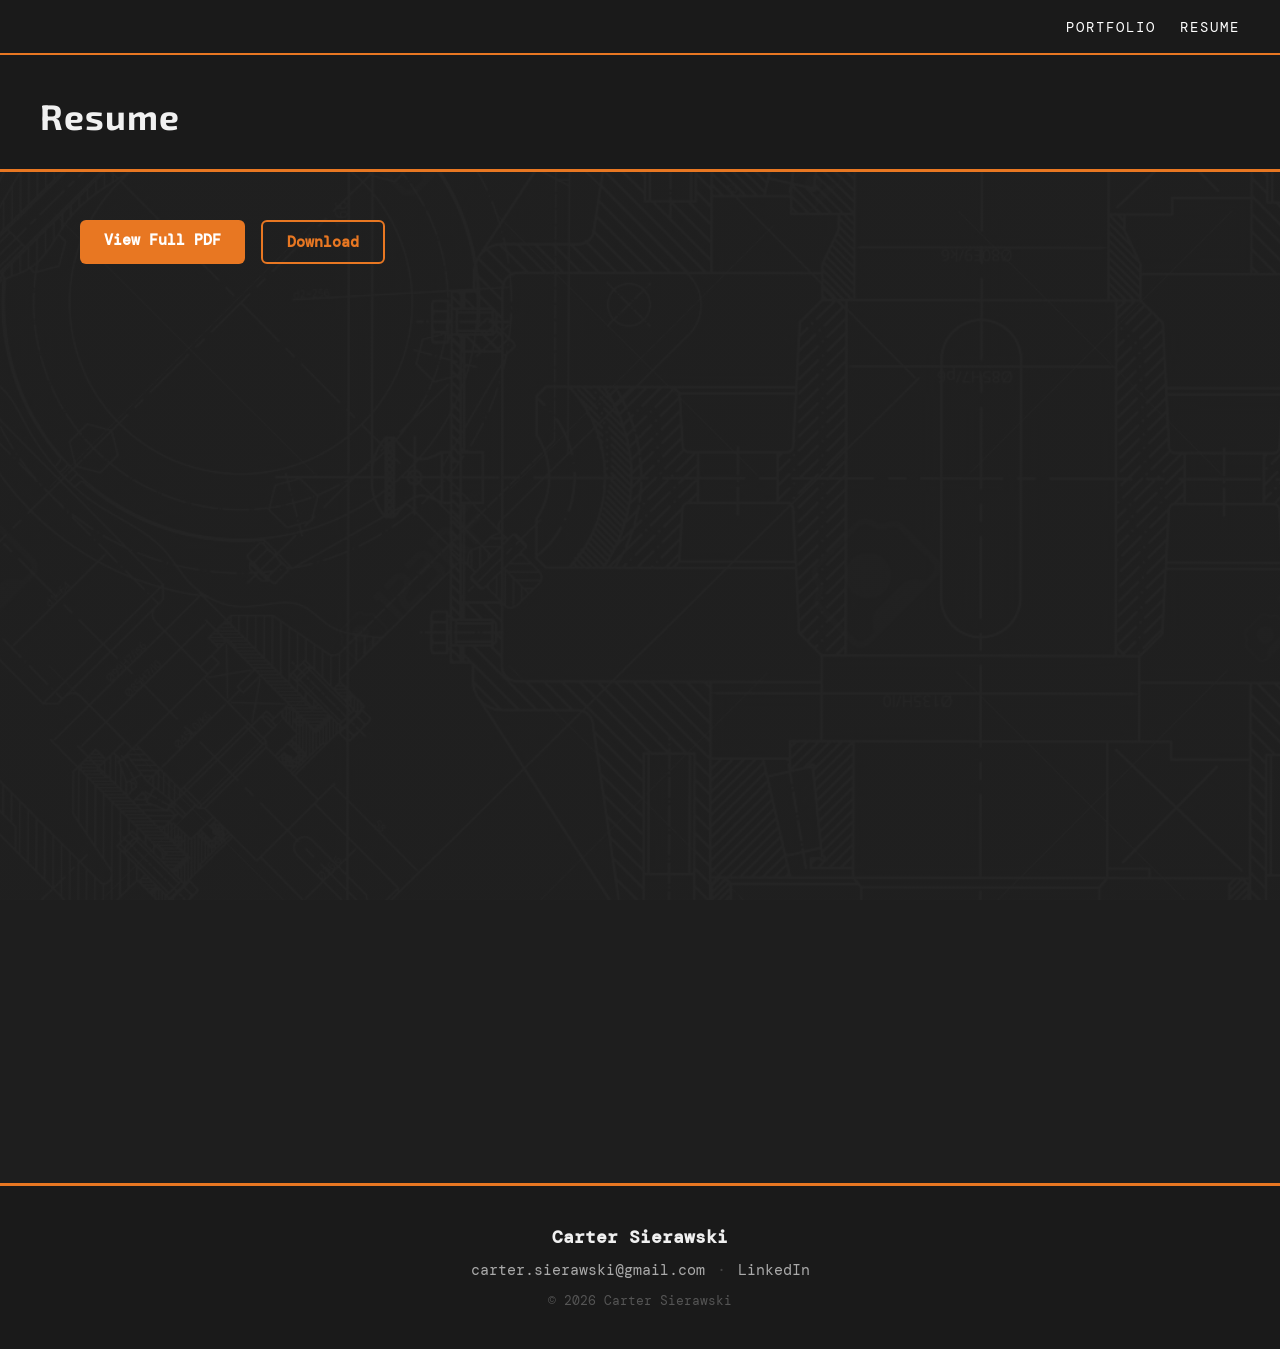
<file: resume.html>
<!DOCTYPE html>
<html lang="en">
<head>
    <meta charset="UTF-8">
    <meta name="viewport" content="width=device-width, initial-scale=1.0">
    <title>Resume | Carter Sierawski</title>
    <link rel="stylesheet" href="styles.css">
</head>

<body>
    <nav>
        <div class="nav-name"></div>
        <ul>
            <li><a href="index.html">Portfolio</a></li>
            <li><a href="resume.html">Resume</a></li>
        </ul>
    </nav>

    <header class="project-hero">
        <h1 class="project-hero-title">Resume</h1>
    </header>
    <section class="resume-section">
    <div class="resume-actions">
        <a href="files/carter_sierawski_resume.pdf" target="_blank" class="resume-btn">View Full PDF</a>
        <a href="files/carter_sierawski_resume.pdf" download class="resume-btn secondary">Download</a>
    </div>
    <div class="resume-embed">
        <iframe src="files/carter_sierawski_resume.pdf#view=FitH&navpanes=0" title="Carter Sierawski Resume"></iframe>    
    </div>
</section>

<footer>
    <div class="footer-content">
        <p class="footer-name">Carter Sierawski</p>
        <div class="footer-links">
            <a href="mailto:carter.sierawski@gmail.com">carter.sierawski@gmail.com</a>
            <span>·</span>
            <a href="https://www.linkedin.com/in/csierawski" target="_blank">LinkedIn</a>
        </div>
        <p class="footer-copy">© 2026 Carter Sierawski</p>
    </div>
</footer>
    
</body>
</html>
</file>
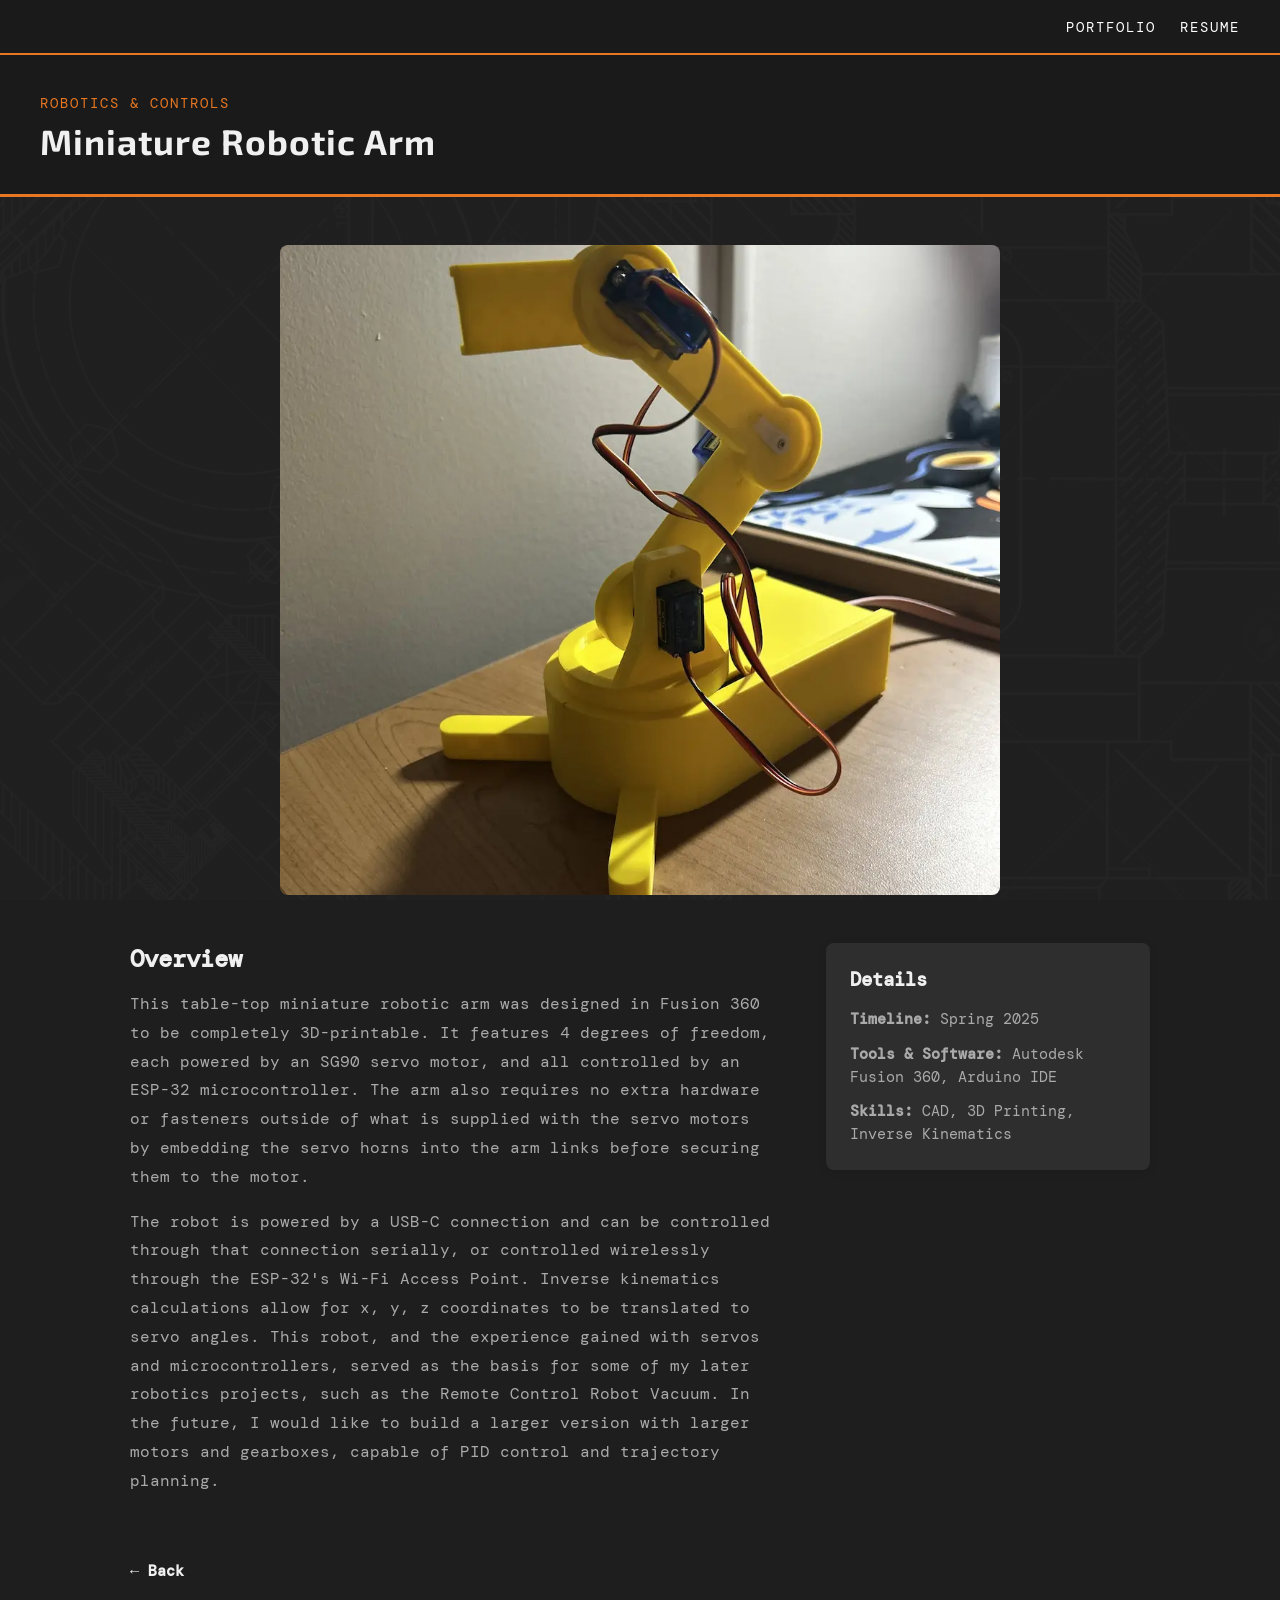
<file: projects/robotarm.html>
<!DOCTYPE html>
<html lang="en">

<head>
    <meta charset="UTF-8">
    <meta name="viewport" content="width=device-width, initial-scale=1.0">
    <title>Miniature Robotic Arm | Carter Sierawski</title>
    <link rel="stylesheet" href="../styles.css">
</head>

<body>

    <nav>
        <div class="nav-name"></div>
        <ul>
            <li><a href="../index.html">Portfolio</a></li>
            <li><a href="../resume.html">Resume</a></li>
        </ul>
    </nav>

    <header class="project-hero">
        <p class="project-hero-category">Robotics & Controls</p>
        <h1 class="project-hero-title">Miniature Robotic Arm</h1>
    </header>

    <section class="project-page">

       <div class="static-image">
            <img src="../images/roboarm.webp" alt="Miniature Robotic Arm">
        </div>

        <div class="project-body">

            <div class="project-description">
                <h2>Overview</h2>
                <p>This table-top miniature robotic arm was designed in Fusion 360 to be completely 3D-printable.
                    It features 4 degrees of freedom, each powered by an SG90 servo motor, and all controlled by an ESP-32 microcontroller.
                    The arm also requires no extra hardware or fasteners outside of what is supplied with the servo motors by embedding the servo horns into the arm links before securing them to the motor.
                </p>
                <p> The robot is powered by a USB-C connection and can be controlled through that connection serially, or controlled wirelessly through the ESP-32's Wi-Fi Access Point.
                    Inverse kinematics calculations allow for x, y, z coordinates to be translated to servo angles.
                    This robot, and the experience gained with servos and microcontrollers, served as the basis for some of my later robotics projects, such as the Remote Control Robot Vacuum.
                    In the future, I would like to build a larger version with larger motors and gearboxes, capable of PID control and trajectory planning.
                </p>
            </div>

            <div class="project-details">
                <h2>Details</h2>
                <ul>
                    <li><strong>Timeline:</strong> Spring 2025</li>
                    <li><strong>Tools & Software:</strong> Autodesk Fusion 360, Arduino IDE</li>
                    <li><strong>Skills:</strong> CAD, 3D Printing, Inverse Kinematics</li>
                </ul>
            </div>

        </div>

    </section>

    <div class="back-link">
        <a href="../index.html">← Back</a>
    </div>

    <script>
        const track = document.getElementById('carouselTrack');
        let current = 0;
        const total = track.children.length;
        let autoplay = setInterval(() => moveSlide(1), 4000);

        function moveSlide(direction) {
            current = (current + direction + total) % total;
            track.style.transform = `translateX(-${current * 100}%)`;
            resetAutoplay();
        }

        function resetAutoplay() {
            clearInterval(autoplay);
            autoplay = setInterval(() => moveSlide(1), 3000);
        }
    </script>

</body>

</html>
</file>
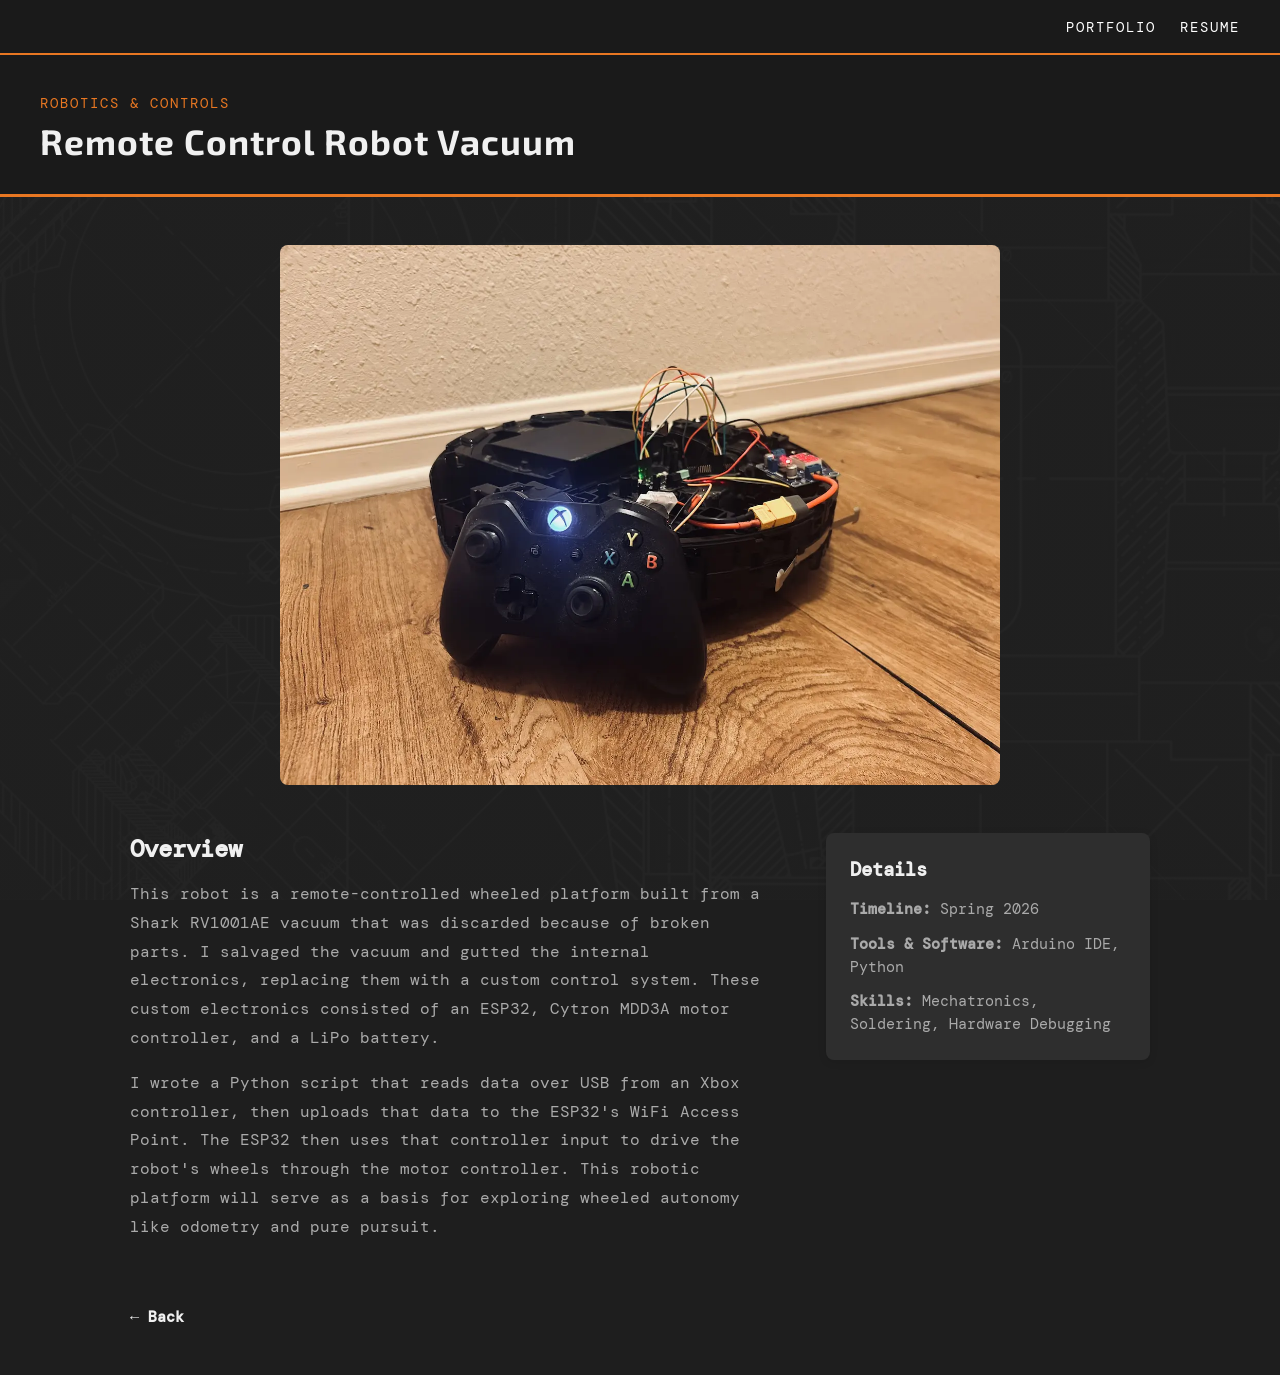
<file: projects/robovac.html>
<!DOCTYPE html>
<html lang="en">

<head>
    <meta charset="UTF-8">
    <meta name="viewport" content="width=device-width, initial-scale=1.0">
    <title>Robot Vacuum | Carter Sierawski</title>
    <link rel="stylesheet" href="../styles.css">
</head>

<body>

    <nav>
        <div class="nav-name"></div>
        <ul>
            <li><a href="../index.html">Portfolio</a></li>
            <li><a href="../resume.html">Resume</a></li>
        </ul>
    </nav>

    <header class="project-hero">
        <p class="project-hero-category">Robotics & Controls</p>
        <h1 class="project-hero-title">Remote Control Robot Vacuum</h1>
    </header>

    <section class="project-page">

        <div class="static-image">
            <img src="../images/robovac.webp" alt="Robot Vacuum">
        </div>

        <div class="project-body">

            <div class="project-description">
                <h2>Overview</h2>
                <p> This robot is a remote-controlled wheeled platform built from a Shark RV1001AE vacuum that was discarded because of broken parts.
                    I salvaged the vacuum and gutted the internal electronics, replacing them with a custom control system.
                    These custom electronics consisted of an ESP32, Cytron MDD3A motor controller, and a LiPo battery.
                </p>

                <p> I wrote a Python script that reads data over USB from an Xbox controller, then uploads that data to the ESP32's WiFi Access Point.
                    The ESP32 then uses that controller input to drive the robot's wheels through the motor controller.
                    This robotic platform will serve as a basis for exploring wheeled autonomy like odometry and pure pursuit.
                </p>
            </div>

            <div class="project-details">
                <h2>Details</h2>
                <ul>
                    <li><strong>Timeline:</strong> Spring 2026 </li>
                    <li><strong>Tools & Software:</strong> Arduino IDE, Python </li>
                    <li><strong>Skills:</strong> Mechatronics, Soldering, Hardware Debugging </li>
                </ul>
            </div>

        </div>

    </section>

    <div class="back-link">
        <a href="../index.html">← Back</a>
    </div>

    <script>
        const track = document.getElementById('carouselTrack');
        let current = 0;
        const total = track.children.length;
        let autoplay = setInterval(() => moveSlide(1), 4000);

        function moveSlide(direction) {
            current = (current + direction + total) % total;
            track.style.transform = `translateX(-${current * 100}%)`;
            resetAutoplay();
        }

        function resetAutoplay() {
            clearInterval(autoplay);
            autoplay = setInterval(() => moveSlide(1), 3000);
        }
    </script>

</body>

</html>
</file>
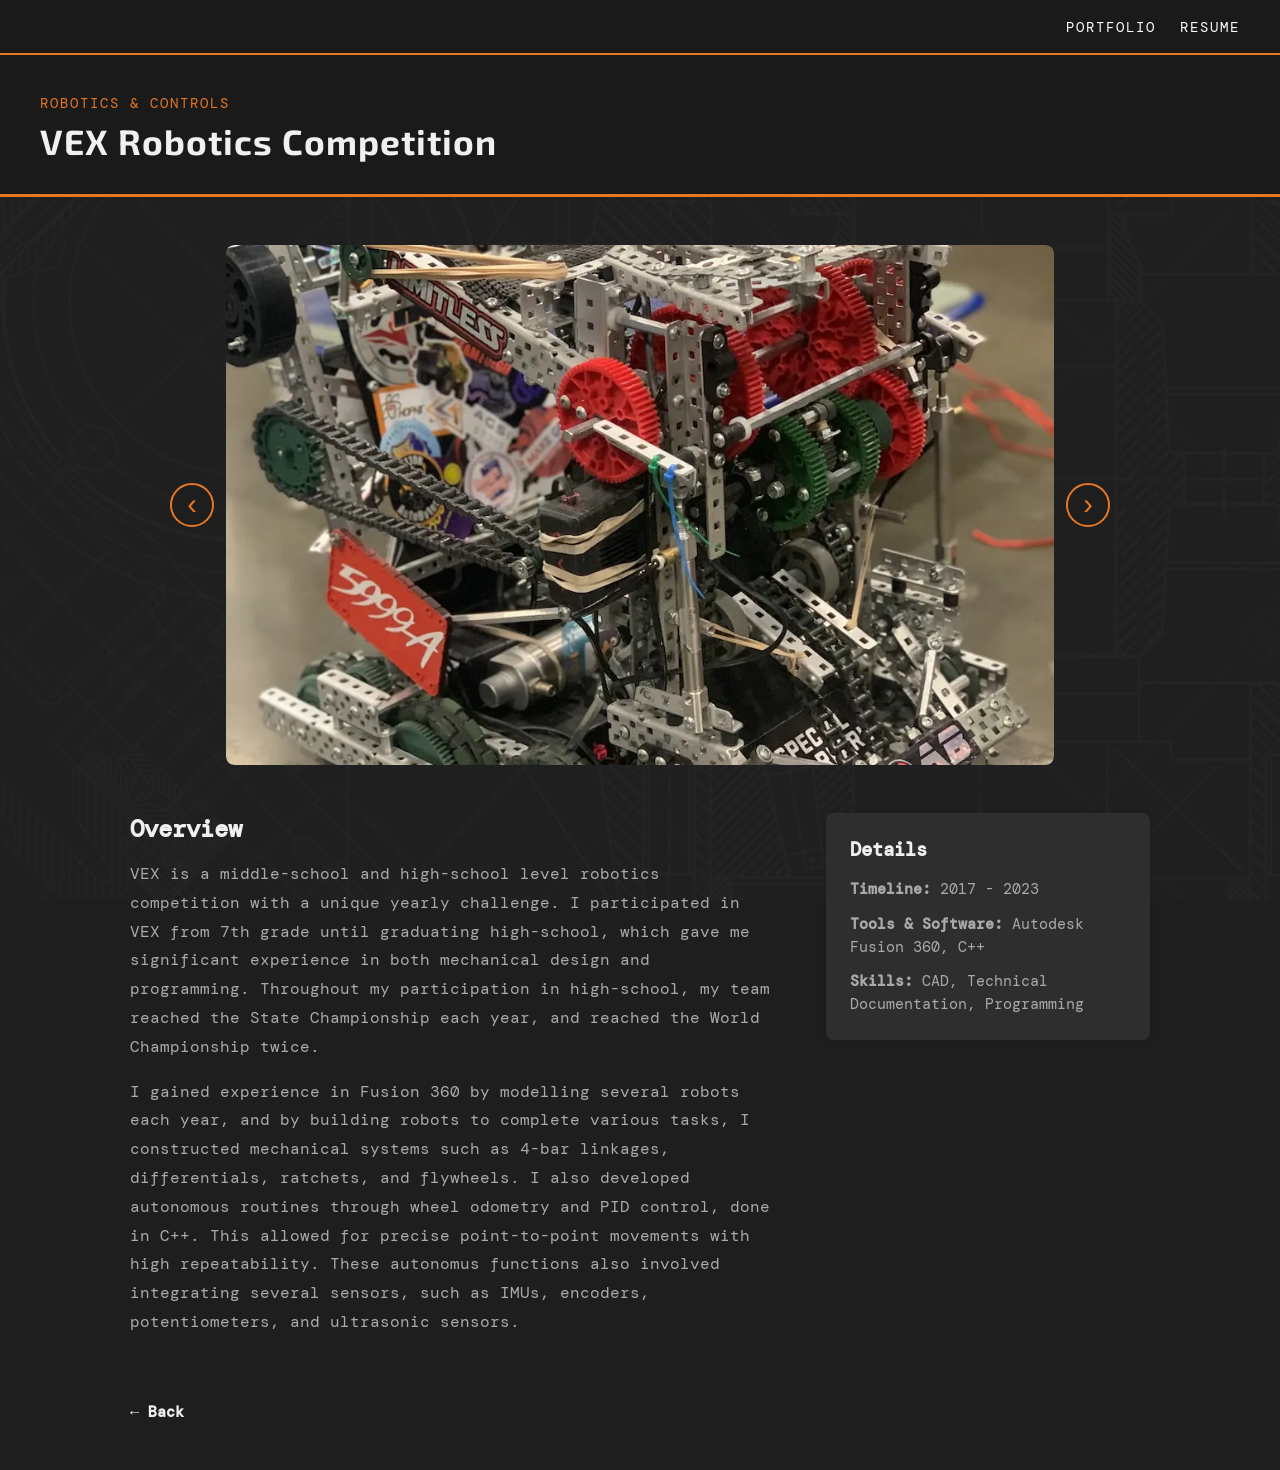
<file: projects/vex.html>
<!DOCTYPE html>
<html lang="en">

<head>
    <meta charset="UTF-8">
    <meta name="viewport" content="width=device-width, initial-scale=1.0">
    <title>VEX Robotics | Carter Sierawski</title>
    <link rel="stylesheet" href="../styles.css">
</head>

<body>

    <nav>
        <div class="nav-name"></div>
        <ul>
            <li><a href="../index.html">Portfolio</a></li>
            <li><a href="../resume.html">Resume</a></li>
        </ul>
    </nav>

    <header class="project-hero">
        <p class="project-hero-category">Robotics & Controls</p>
        <h1 class="project-hero-title">VEX Robotics Competition</h1>
    </header>

    <section class="project-page">

        <div class="carousel">
            <button class="carousel-btn left" onclick="moveSlide(-1)">&#8249;</button>

            <div class="carousel-track-wrapper">
                <div class="carousel-track" id="carouselTrack">
                    <img src="../images/vex.webp" alt="vex">
                    <img src="../images/vex1.jpg" alt="VEX 1">
                    <img src="../images/vex2.jpg" alt="VEX 2">
                    <img src="../images/vex3.jpg" alt="VEX 3">
                </div>
            </div>

            <button class="carousel-btn right" onclick="moveSlide(1)">&#8250;</button>
        </div>

        <div class="project-body">

            <div class="project-description">
                <h2>Overview</h2>
                <p> VEX is a middle-school and high-school level robotics competition with a unique yearly challenge.
                    I participated in VEX from 7th grade until graduating high-school, which gave me significant experience in both mechanical design and programming.
                    Throughout my participation in high-school, my team reached the State Championship each year, and reached the World Championship twice.
                </p>
                <p> I gained experience in Fusion 360 by modelling several robots each year, and by building robots to complete various tasks, I constructed mechanical systems such as 4-bar linkages, differentials, ratchets, and flywheels.
                    I also developed autonomous routines through wheel odometry and PID control, done in C++. This allowed for precise point-to-point movements with high repeatability.
                    These autonomus functions also involved integrating several sensors, such as IMUs, encoders, potentiometers, and ultrasonic sensors.
                </p>
            </div>

            <div class="project-details">
                <h2>Details</h2>
                <ul>
                    <li><strong>Timeline:</strong> 2017 - 2023</li>
                    <li><strong>Tools & Software:</strong> Autodesk Fusion 360, C++</li>
                    <li><strong>Skills:</strong> CAD, Technical Documentation, Programming</li>
                </ul>
            </div>

        </div>

    </section>

    <div class="back-link">
        <a href="../index.html">← Back</a>
    </div>

    <script>
        const track = document.getElementById('carouselTrack');
        let current = 0;
        const total = track.children.length;
        let autoplay = setInterval(() => moveSlide(1), 4000);

        function moveSlide(direction) {
            current = (current + direction + total) % total;
            track.style.transform = `translateX(-${current * 100}%)`;
            resetAutoplay();
        }

        function resetAutoplay() {
            clearInterval(autoplay);
            autoplay = setInterval(() => moveSlide(1), 3000);
        }
    </script>

</body>

</html>
</file>
<file: styles.css>
@import url('https://fonts.googleapis.com/css2?family=Bebas+Neue&family=Exo+2:wght@400;600;700&family=DM+Mono:ital,wght@0,400;0,500&display=swap');

/* NAVIGATION BAR */
* {
    margin: 0;
    padding: 0;
    box-sizing: border-box;
}

body {
    font-family: 'DM Mono', monospace;
    background-color: #1e1e1e;
    color: #f0f0f0;
    background-image: 
        linear-gradient(rgba(30, 30, 30, 0.97), rgba(30, 30, 30, 0.97)),
        url('images/background.jpg');
    background-size: cover;
    background-position: center;
    background-attachment: fixed;
    background-repeat: no-repeat;
}

nav {
    display: flex;
    justify-content: space-between;
    align-items: center;
    background-color: #1a1a1a;
    padding: 16px 40px;
    border-bottom: 2px solid #e87722;
    position: sticky;
    top: 0;
    z-index: 1000;
}

nav .back-link {
    grid-column: 1;
    justify-self: start;
}

nav ul {
    grid-column: 3;
    justify-self: end;
    list-style: none;
    display: flex;
    gap: 24px;
    margin: 0;
    padding: 0;
}

nav .nav-name {
    color: white;
    font-size: 1.2rem;
    font-weight: bold;
}

nav ul li a {
    font-family: 'DM Mono', monospace;
    font-size: 0.85rem;
    letter-spacing: 2px;
    text-transform: uppercase;  
    color: white;
    text-decoration: none;
}

nav ul li a:hover {
    text-decoration: underline;
    color: #e87722;
    text-decoration: none;
}

nav .back-link {
    display: flex;
    align-items: center;
}

nav .back-link a {
    color: #f0f0f0;
    text-decoration: none;
    font-size: 0.95rem;
    font-weight: bold;
}

nav .back-link a:hover {
    color: #e87722;
}

/* HERO */

.hero {
    min-height: 65vh;
    display: flex;
    align-items: center;
    justify-content: center;
    position: relative; /* Establishes a boundary for the absolute video */
    overflow: hidden;   /* Prevents the video from spilling outside the header */
    text-align: center;
    padding: 60px 20px;
    background-color: #1a1a1a; /* Fallback color while the video loads */
    border-bottom: 2px solid #e87722;
}

.hero-video {
    position: absolute;
    top: 50%;
    left: 50%;
    min-width: 100%;
    min-height: 100%;
    width: auto;
    height: auto;
    transform: translate(-50%, -50%);
    object-fit: cover; /* Acts like background-size: cover for videos */
    z-index: 1;        /* Keeps the video in the background layer */
    opacity: 0.5;      /* Dims the video slightly so your white text remains easy to read */
}

.hero-content {
    display: flex;
    flex-direction: column;
    align-items: center;
    gap: 16px;
    position: relative; /* Forces content to acknowledge z-indexing */
    z-index: 2;         /* Pushes the text safely above the video layer */
}

.hero-title {
    font-family: 'Bebas Neue', sans-serif;
    font-size: clamp(4rem, 9vw, 8rem);
    font-weight: 400;
    letter-spacing: 8px;
    color: #f0f0f0;
    text-transform: uppercase;
    opacity: 0;
    transform: translateY(30px);
    animation: fadeSlideUp 1s ease forwards;
    animation-delay: 0.2s;
}

.hero-subtitle {
    font-family: 'DM Mono', monospace;
    letter-spacing: 3px;
    text-transform: uppercase;
    font-size: 0.95rem;
    color: #aaaaaa; /* Slightly brightened from #888888 for better video contrast */
    opacity: 0;
    transform: translateY(30px);
    animation: fadeSlideUp 1s ease forwards;
    animation-delay: 0.5s;
}

.hero-accent-line {
    width: 60px;
    height: 3px;
    background-color: #e87722;
    border-radius: 2px;
    opacity: 0;
    transform: translateY(30px);
    animation: fadeSlideUp 1s ease forwards;
    animation-delay: 0.8s;
}

@keyframes fadeSlideUp {
    to {
        opacity: 1;
        transform: translateY(0);
    }
}

/* PROJECT GRID */

.projects-grid {
    display: grid;
    grid-template-columns: repeat(3, 1fr);
    gap: 36px;
    padding: 48px 40px;
    max-width: 1400px;
    margin: 0 auto;
}

.project-card {
    background-color: #2e2e2e;
    border-radius: 8px;
    overflow: hidden;
    box-shadow: 0 2px 8px rgba(0, 0, 0, 0.1);
    transition: transform 0.2s ease, box-shadow 0.2s ease;
}

.project-card:hover {
    transform: translateY(-4px);
    box-shadow: 0 6px 16px rgba(0, 0, 0, 0.15);
    border-top: 3px solid #e87722;
}

.project-card a {
    text-decoration: none;
    color: inherit;
    display: block;
}

.project-card img {
    width: 100%;
    aspect-ratio: 1/1;
    object-fit: cover;
    display: block;
}

.card-info {
    padding: 16px;
}

.card-info h3 {
    font-family: 'Exo 2', sans-serif;
    font-weight: 600;
    letter-spacing: 0.5px;
    font-size: 1.1rem;
    margin-bottom: 6px;
    color: #f0f0f0;
}

.card-info p {
    font-family: 'DM Mono', monospace;
    font-size: 0.78rem;
    letter-spacing: 1px;
    font-size: 0.9rem;
    color: #aaaaaa;
}

/* PROJECT PAGE */

.project-page {
    max-width: 1100px;
    margin: 48px auto;
    padding: 0 40px;
}

.project-body {
    display: grid;
    grid-template-columns: 2fr 1fr;
    gap: 48px;
    align-items: start;
}

.project-description h2 {
    font-size: 1.5rem;
    color: #f0f0f0;
    margin-bottom: 16px;
}

.project-description p {
    font-size: 1rem;
    line-height: 1.8;
    color: #aaaaaa;
    margin-bottom: 16px;
}

.project-details {
    background-color: #2e2e2e;
    border-radius: 8px;
    padding: 24px;
    box-shadow: 0 2px 8px rgba(0, 0, 0, 0.1);
}

.project-details h2 {
    font-size: 1.2rem;
    color: #f0f0f0;
    margin-bottom: 16px;
}

.project-details ul {
    list-style: none;
    display: flex;
    flex-direction: column;
    gap: 12px;
}

.project-details ul li {
    font-size: 0.95rem;
    color: #aaaaaa;
    line-height: 1.5;
}

.back-link {
    max-width: 1100px;
    margin: 0 auto 48px auto;
    padding: 0 40px;
}

.back-link a {
    color: #f0f0f0;
    text-decoration: none;
    font-size: 0.95rem;
    font-weight: bold;
}

.back-link a:hover {
    text-decoration: underline;
    color: #e87722;
}

/* CAROUSEL */

.carousel {
    position: relative;
    width: 100%;
    max-width: 1100px;
    margin: 40px auto 48px auto;
    padding: 0 40px;
    display: flex;
    align-items: center;
    gap: 12px;
}

.carousel-track-wrapper {
    overflow: hidden;
    width: 100%;
    border-radius: 8px;
}

.carousel-track {
    display: flex;
    transition: transform 0.5s ease;
}

.carousel-track img {
    min-width: 100%;
    max-height: 520px;
    object-fit: cover;
    border-radius: 8px;
}

.carousel-btn {
    background-color: rgba(30, 30, 30, 0.8);
    color: #e87722;
    border: 2px solid #e87722;
    border-radius: 50%;
    width: 44px;
    height: 44px;
    font-size: 1.8rem;
    cursor: pointer;
    display: flex;
    align-items: center;
    justify-content: center;
    flex-shrink: 0;
    transition: background-color 0.2s ease;
    line-height: 1;
    padding-bottom: 2px;
}

.carousel-btn:hover {
    background-color: #e87722;
    color: white;
}

/* PROJECT PAGE HERO */

.project-hero {
    background-color: #1a1a1a;
    border-bottom: 3px solid #e87722;
    padding: 40px 40px 32px 40px;
    max-width: 100%;
}

.project-hero-category {
    font-family: 'DM Mono', monospace;
    font-size: 0.85rem;
    color: #e87722;
    letter-spacing: 2px;
    text-transform: uppercase;
    margin-bottom: 8px;
}

.project-hero-title {
    font-family: 'Exo 2', sans-serif;
    font-weight: 700;
    font-size: 2.2rem;
    color: #f0f0f0;
    letter-spacing: 1px;
}

/* FOOTER */

footer {
    background-color: #1a1a1a;
    border-top: 3px solid #e87722;
    padding: 40px 20px;
    text-align: center;
    margin-top: 80px;
}

.footer-content {
    display: flex;
    flex-direction: column;
    align-items: center;
    gap: 12px;
}

.footer-name {
    font-size: 1.1rem;
    font-weight: bold;
    color: #f0f0f0;
}

.footer-links {
    display: flex;
    gap: 12px;
    align-items: center;
    font-size: 0.95rem;
}

.footer-links a {
    color: #aaaaaa;
    text-decoration: none;
    transition: color 0.2s ease;
}

.footer-links a:hover {
    color: #e87722;
}

.footer-links span {
    color: #444;
}

.footer-copy {
    font-size: 0.8rem;
    color: #555;
}

/* RESUME PAGE */

.resume-section {
    max-width: 1200px;
    margin: 48px auto;
    padding: 0 40px;
}

.resume-actions {
    display: flex;
    gap: 16px;
    margin-bottom: 24px;
}

.resume-btn {
    padding: 10px 24px;
    border-radius: 6px;
    font-size: 0.95rem;
    font-weight: bold;
    text-decoration: none;
    transition: background-color 0.2s ease, color 0.2s ease;
    background-color: #e87722;
    color: white;
}

.resume-btn:hover {
    background-color: #c96a10;
}

.resume-btn.secondary {
    background-color: transparent;
    border: 2px solid #e87722;
    color: #e87722;
}

.resume-btn.secondary:hover {
    background-color: #e87722;
    color: white;
}

.resume-embed iframe {
    width: 100%;
    height: 90vh;
    border: none;
    border-radius: 8px;
}

/* VIDEO EMBED */

.video-embed {
    margin-top: 24px;
    border-radius: 8px;
    overflow: hidden;
    aspect-ratio: 16 / 9;
    width: 100%;
}

.video-embed iframe {
    width: 100%;
    height: 100%;
    border: none;
}

/* STATIC PROJECT IMAGE */

.static-image {
    max-width: 800px;
    margin: 40px auto 48px auto;
    padding: 0 40px;
    border-radius: 8px;
    overflow: hidden;
}

.static-image img {
    width: 100%;
    max-height: 650px;
    object-fit: cover;
    border-radius: 8px;
    display: block;
}
</file>
